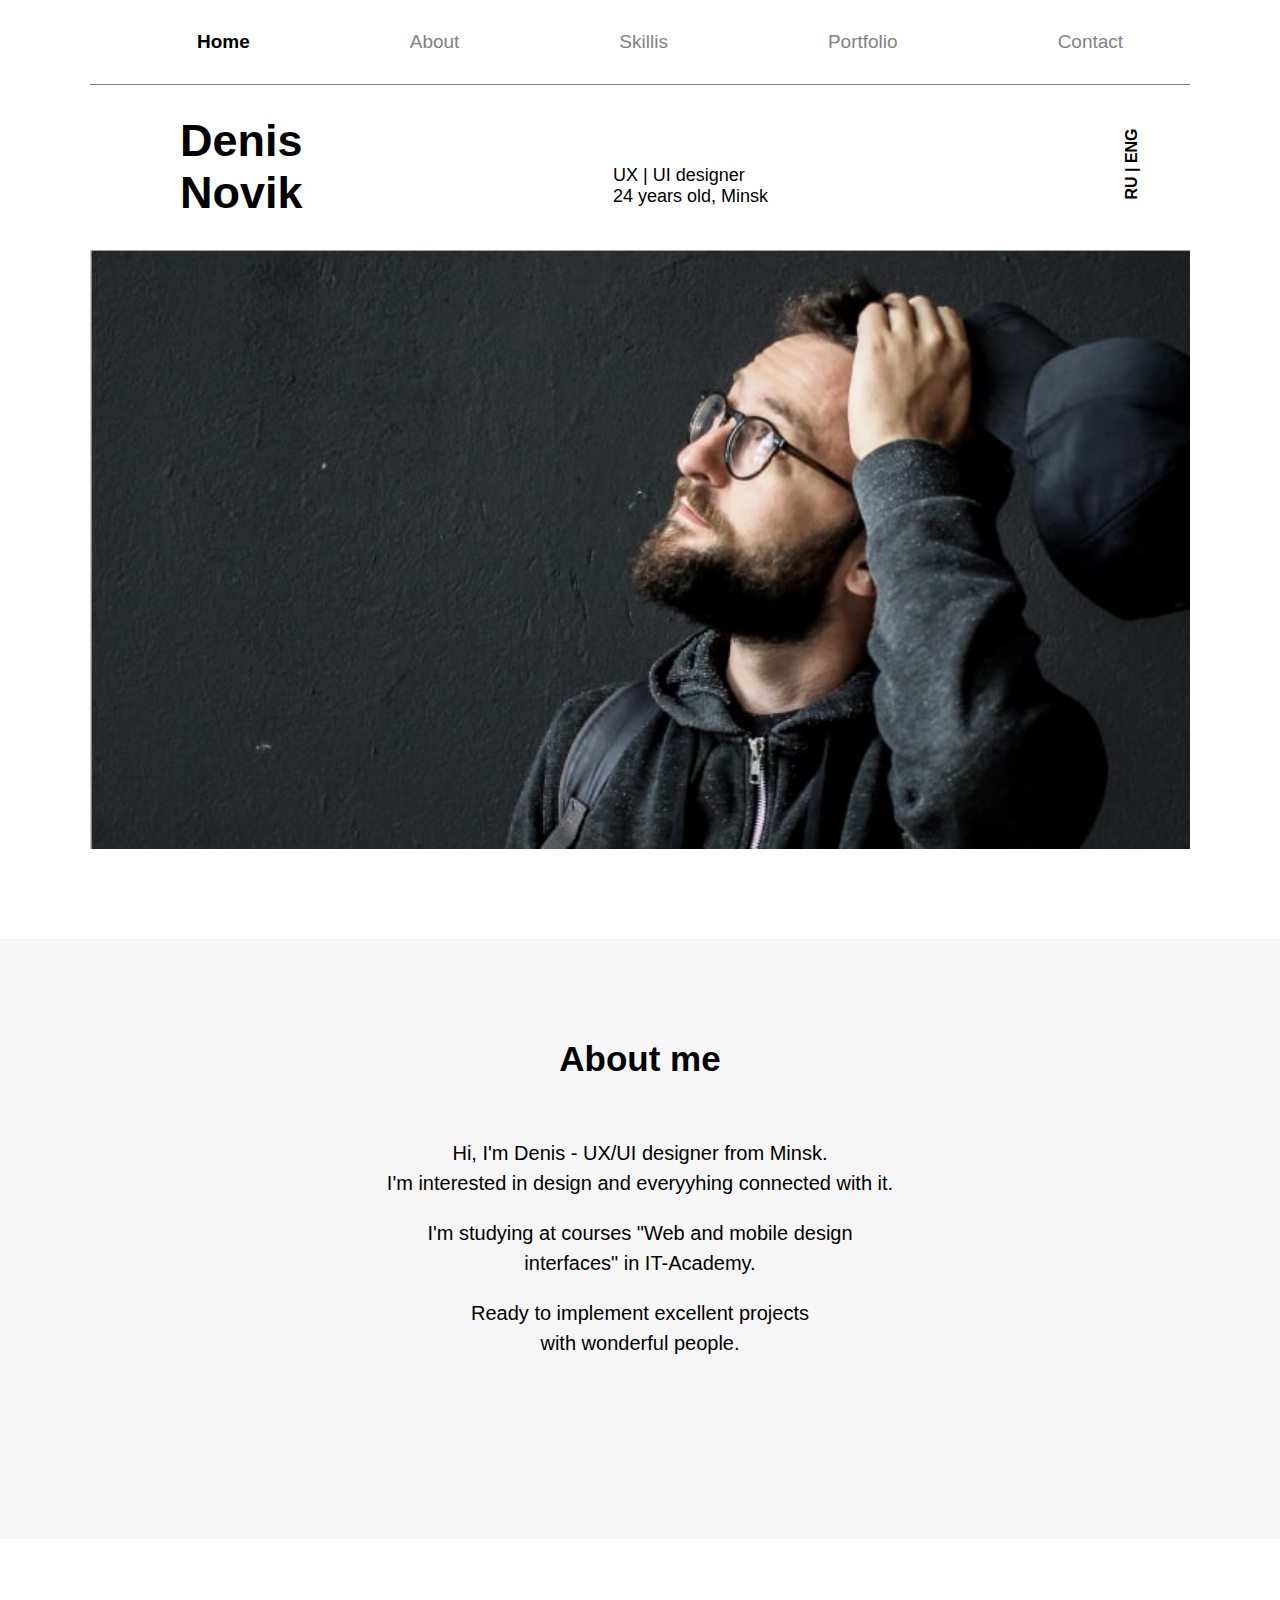
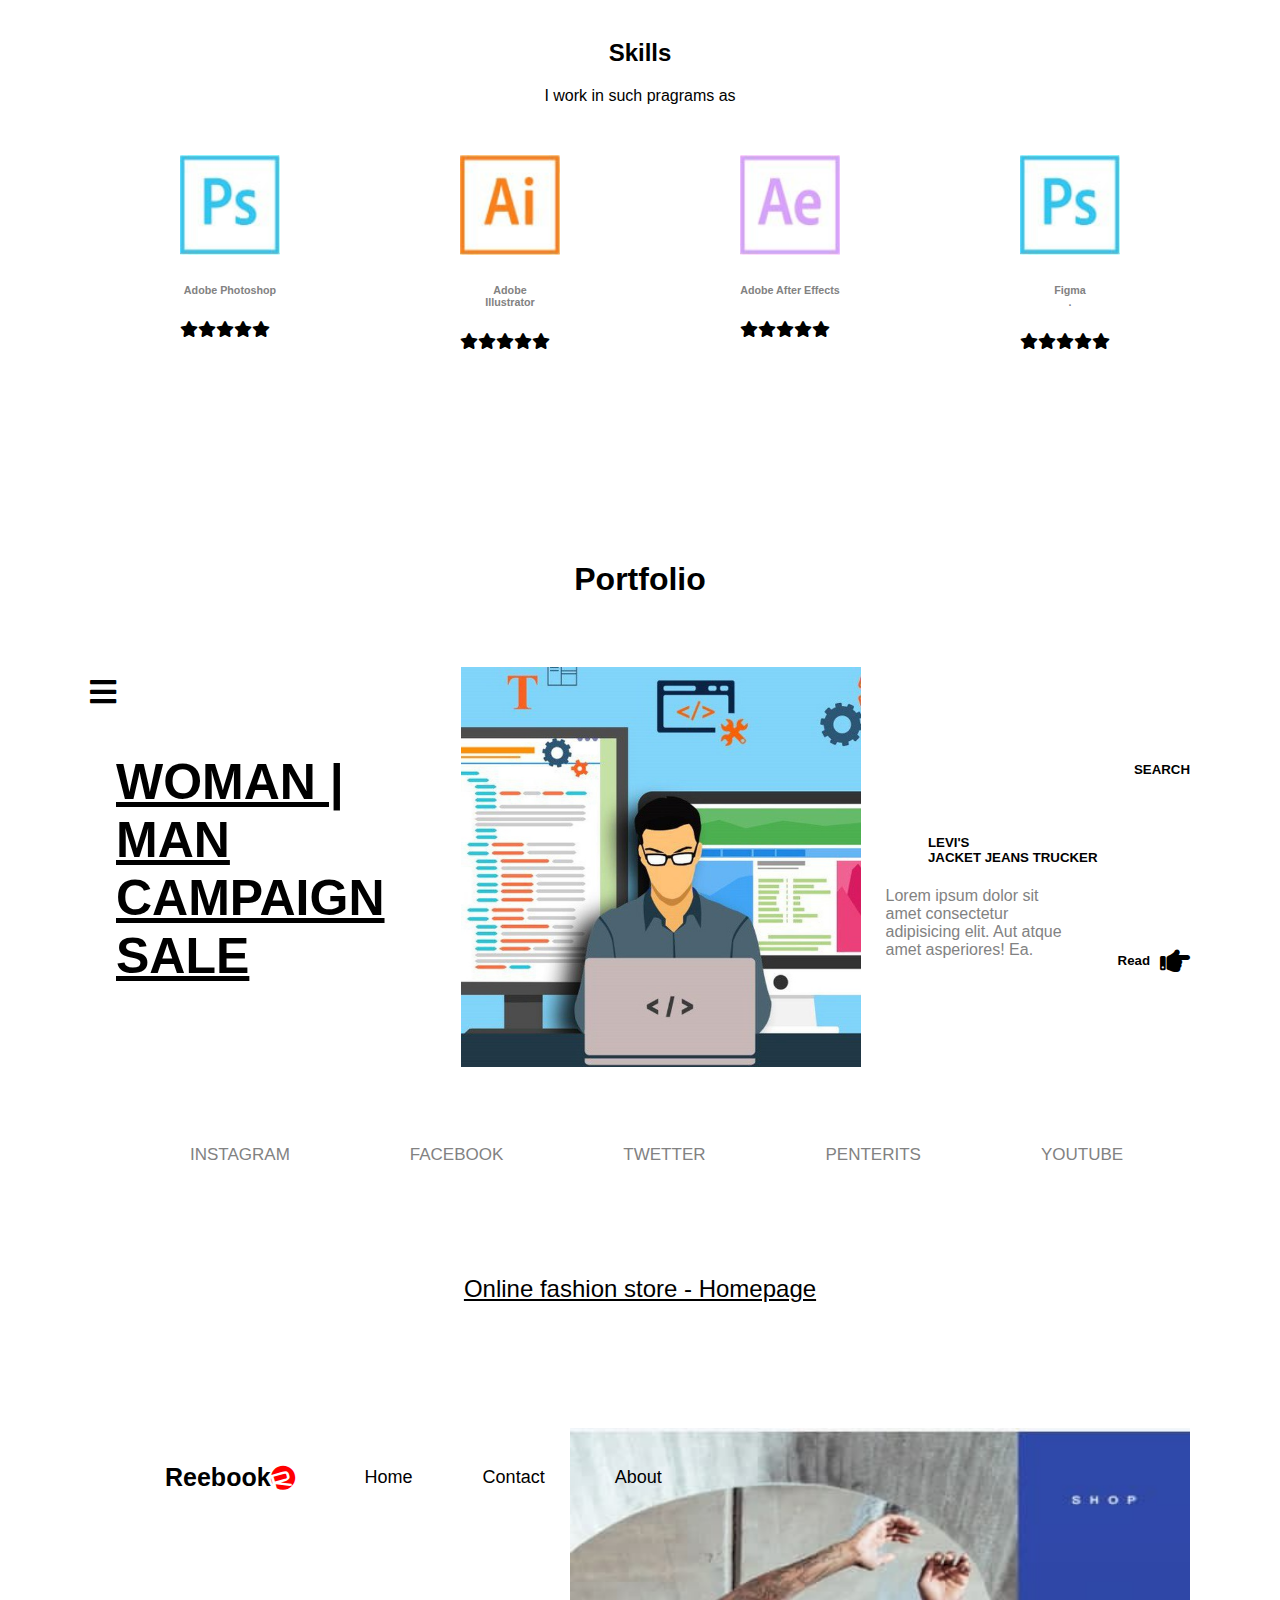
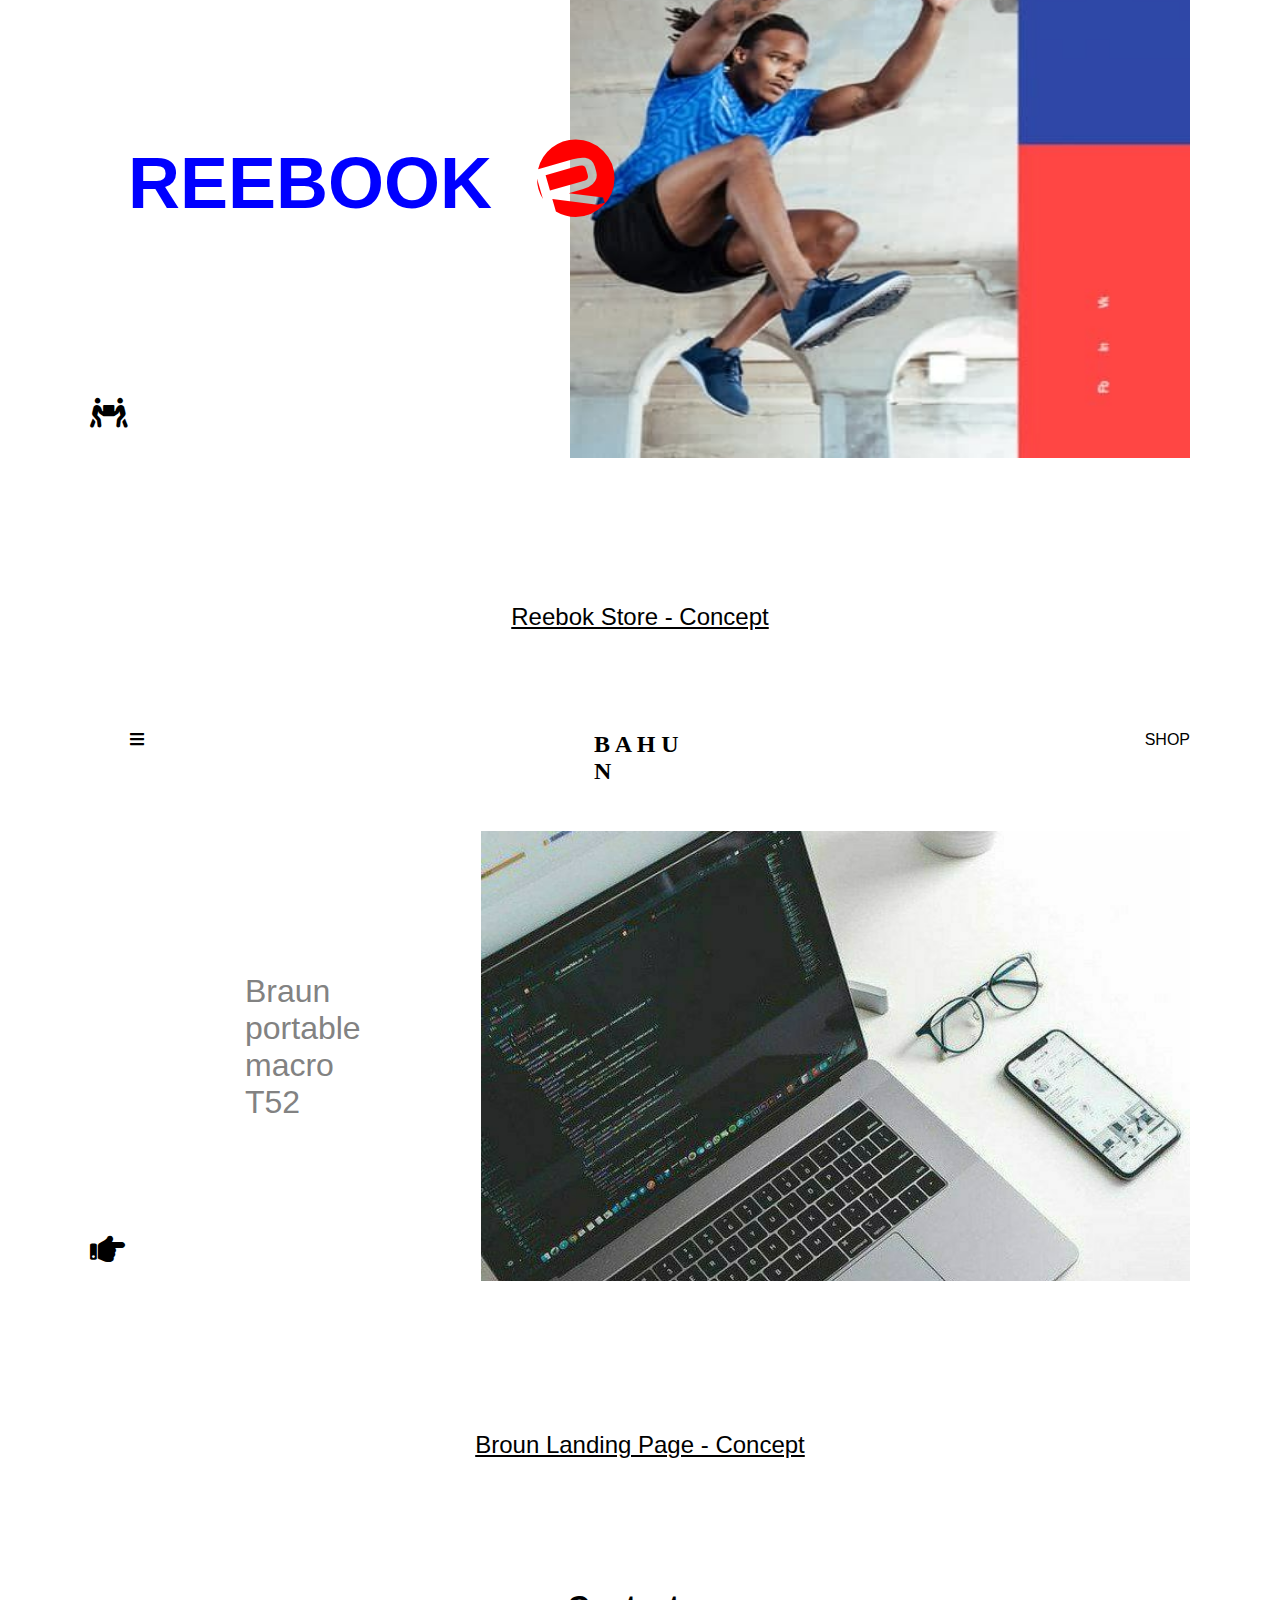
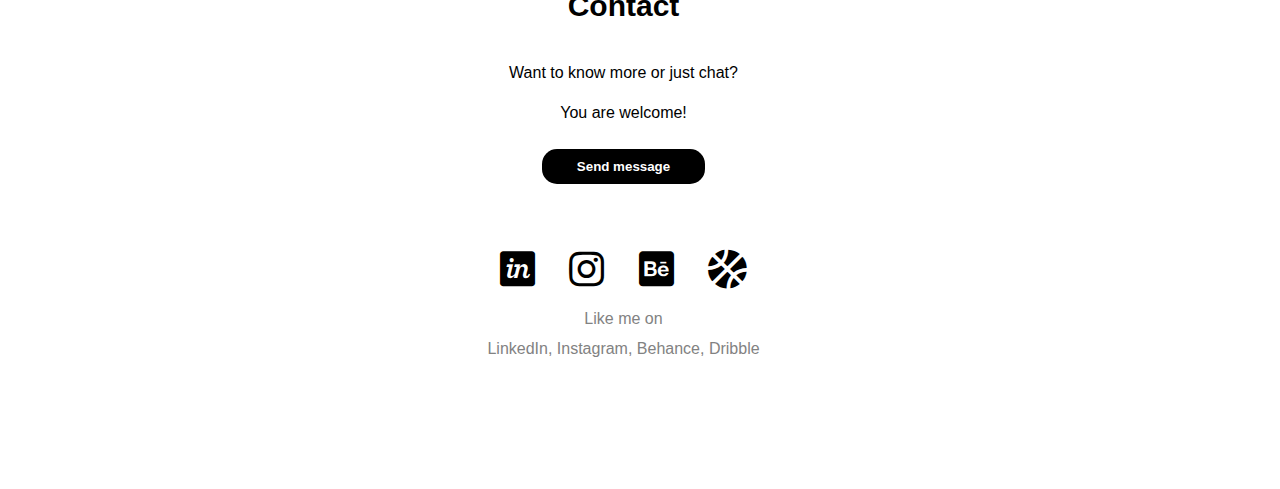
<file: Index.html>
<!DOCTYPE html>
<html lang="en">
  <head>
    <meta charset="UTF-8" />
    <meta http-equiv="X-UA-Compatible" content="IE=edge" />
    <meta name="viewport" content="width=device-zzwidth, initial-scale=1.0" />
    <link rel="stylesheet" href="./css/main.css" />
	<link rel="stylesheet" href="https://use.fontawesome.com/releases/v5.7.2/css/all.css">
    <title>Document</title>
  </head>
  <body>
		<!-- Container -->
	  <div class="container">

		<!-- Navbar -->

		  <nav>
			  <ul>
				  <li><a href="#" class="ul-a">Home</a></li>
				  <li><a href="#m1">About</a></li>
				  <li><a href="#m2">Skillis</a></li>
				  <li><a href="#m4">Portfolio</a></li>
				  <li><a href="#m5">Contact</a></li>
				</ul>
			</nav>
			<span>
			  <div class="topnav">
				  <!-- <a href="#home" class="active">Denis <br /> Novik</a> -->
				  <a href="javascript:void(0);" class="icon" onclick="myFunction()">
					<i class="fa fa-bars"></i>
				</a>
			</div>
			
			</a></span>
			<section>
				<div class="section">
			<h1>
				Denis <br />
				Novik
			</h1>
			<p>
				UX | UI designer <br />
				24 years old, Minsk
			</p>
			<div>
				<h3>RU | ENG</h3>
			</div>
		</div>
	</section>
	<div class="my-link">
		<div id="myLinks">
			<a href="#m">Home</a>
			<a href="#m1">About</a>
			<a href="#m2">Skillis</a>
			<a href="#m4">Portfolio</a>
			<a href="#m5">Contact</a>
		</div>
	</div>

		<!-- Navbar end -->

		<!-- Content -->

	<section class="content"></section>
</div>

		<!-- Content end -->
		
		<!-- Content- 1 -->


	  <section id="m1" class="content-1">
		  <h2>About me</h2>
		  <p>Hi, I'm Denis - UX/UI designer from Minsk. <br>
		I'm interested in design and everyyhing connected with it.</p>
		<p>I'm studying at courses "Web and mobile design <br> interfaces" in IT-Academy.</p>
		<p>Ready to implement excellent projects <br> with wonderful people.</p>
	  </section>
	  <div class="container">
	  <section id="m2" class="content-2">
		<h2>Skills</h2>
		<p>I work in such pragrams as</p>
		<div class="cardlar">
			<div class="card">
				<img src="./img/00.jpg" width="100px" alt="">
				<h6>Adobe Photoshop</h6>
				<ul class="list-inline small">
					<li class="list-inline-item m-0"><i class="fa fa-star text-success"></i></li>
					<li class="list-inline-item m-0"><i class="fa fa-star text-success"></i></li>
					<li class="list-inline-item m-0"><i class="fa fa-star text-success"></i></li>
					<li class="list-inline-item m-0"><i class="fa fa-star text-success"></i></li>
					<li class="list-inline-item m-0"><i class="fa fa-star text-success"></i></li>
				</ul>
			</div>
			<div class="card">
				<img src="./img/11.jpg" width="100px" alt="">
				<h6>Adobe <br> Illustrator</h6>
				<ul class="list-inline small">
					<li class="list-inline-item m-0"><i class="fa fa-star text-success"></i></li>
					<li class="list-inline-item m-0"><i class="fa fa-star text-success"></i></li>
					<li class="list-inline-item m-0"><i class="fa fa-star text-success"></i></li>
					<li class="list-inline-item m-0"><i class="fa fa-star text-success"></i></li>
					<li class="list-inline-item m-0"><i class="fa fa-star text-success"></i></li>
				</ul>
			</div>
			<div class="card">
				<img src="./img/22.jpg" width="100px" alt="">
				<h6>Adobe After Effects</h6>
				<ul class="list-inline small">
					<li class="list-inline-item m-0"><i class="fa fa-star text-success"></i></li>
					<li class="list-inline-item m-0"><i class="fa fa-star text-success"></i></li>
					<li class="list-inline-item m-0"><i class="fa fa-star text-success"></i></li>
					<li class="list-inline-item m-0"><i class="fa fa-star text-success"></i></li>
					<li class="list-inline-item m-0"><i class="fa fa-star text-success"></i></li>
				</ul>
			</div>
			<div class="card">
				<img src="./img/00.jpg" width="100px" alt="">
				<h6>Figma <br> .</h6>
				<ul class="list-inline small">
					<li class="list-inline-item m-0"><i class="fa fa-star text-success"></i></li>
					<li class="list-inline-item m-0"><i class="fa fa-star text-success"></i></li>
					<li class="list-inline-item m-0"><i class="fa fa-star text-success"></i></li>
					<li class="list-inline-item m-0"><i class="fa fa-star text-success"></i></li>
					<li class="list-inline-item m-0"><i class="fa fa-star text-success"></i></li>
				</ul>
			</div>
	  </section>

		<!-- Content- 1 -->

		<!-- Text -->

		<div class="text-h1">
			<h1>Portfolio</h1>
		</div>

		<!-- Text -->

		<!-- Content-3 -->

	  <section id="m3" class="content-3">
		<i class="fas fa-bars"></i>
		<div class="cheld"><u>WOMAN | <br> MAN CAMPAIGN SALE</u></div>
		<div class="cheld"><img src="./img/IMG_20210303_133802_530.jpg" width="400px" alt="Content-3"></div>
		<div class="cheld">
			<h5>SEARCH</h5>
			<div class="text">
				<h5>LEVI'S <br> JACKET JEANS TRUCKER</h5>
				<p>Lorem ipsum dolor sit amet consectetur <br> adipisicing elit. Aut atque amet asperiores! Ea.</p>
			</div>
			<h5>Read <i class="fas fa-hand-point-right"></i></h5>
		</div>
	</section>

		<!-- Content-3 end -->

		<!-- Tarmoq -->

	<div class="tarmoq">
	<ul>
		<li>INSTAGRAM</li>
		<li>FACEBOOK</li>
		<li>TWETTER</li>
		<li>PENTERITS</li>
		<li>YOUTUBE</li>
	</ul>
	</div>

		<!-- Tarmoq end -->

		<!-- Text -->

	<div class="text-h3">
		<h2>Online fashion store - Homepage</h2>
	</div>

		<!-- Text end -->

		<!-- Content- 4 -->

	<section class="content-4">
		<div class="nav-bar">
			<ul>
				<li class="reebook">Reebook <i class="fab fa-resolving"></i></li>
				<li>Home</li>
				<li>Contact</li>
				<li>About</li>
			</ul>
		</div>
		<div class="con-4">
			<i class="fas fa-people-carry"></i>
			<h1>REEBOOK</h1>
			<i class="fab fa-resolving"></i>
			<img src="./image_person/01.jpg" alt="">
		</div>
	</section>

		<!-- Content- 4 end -->

		<!-- Text -->

	<div class="text-h2">
		<h2>Reebok Store - Concept</h2>
	</div>

		<!-- Text end-->

		<!-- Content- 5 -->

	<section id="m4" class="content-5">
		<div class="nav-bar">
			<ul>
				<li><i class="fas fa-bars"></i></li>
				<li>B A H U N</li>
				<li>SHOP</li>
			</ul>
		</div>
		<div class="con-4">
			<i class="fas fa-hand-point-right"></i>
			<h1>Braun <br> portable <br> macro <br> T52</h1>
			<img src="./img/IMG_20210316_000532_330.jpg" alt="Content-5">
		</div>
	</section>

		<!-- Content- 5 end-->

		<!-- Text -->

	<div class="text-h2">
		<h2>Broun Landing Page - Concept</h2>
	</div>

		<!-- Text end-->

		<!-- Footer -->

	<footer>
		<div id="m5" class="foo-ter">
			<h3>Contact</h3>
			<p>Want to know more or just chat? <br>
				You are welcome!</p>
			<button><a href="./Noviy page/Person.html">Send message</a></button>
			<div class="icons">
				<i class="fab fa-invision"></i>
				<i class="fab fa-instagram"></i>
				<i class="fab fa-behance-square"></i>
				<i class="fas fa-basketball-ball"></i>
			</div>
			<span>Like me on <br>
				LinkedIn, Instagram, Behance, Dribble</span>
		</div>
	</footer>

		<!-- Footer end-->
		
    </div>

		<!-- Container end -->

		<!-- JavaScript -->

	<script src="./JavaScript/main.js"></script>

		<!-- JavaScript end-->

  </body>
</html>
</file>
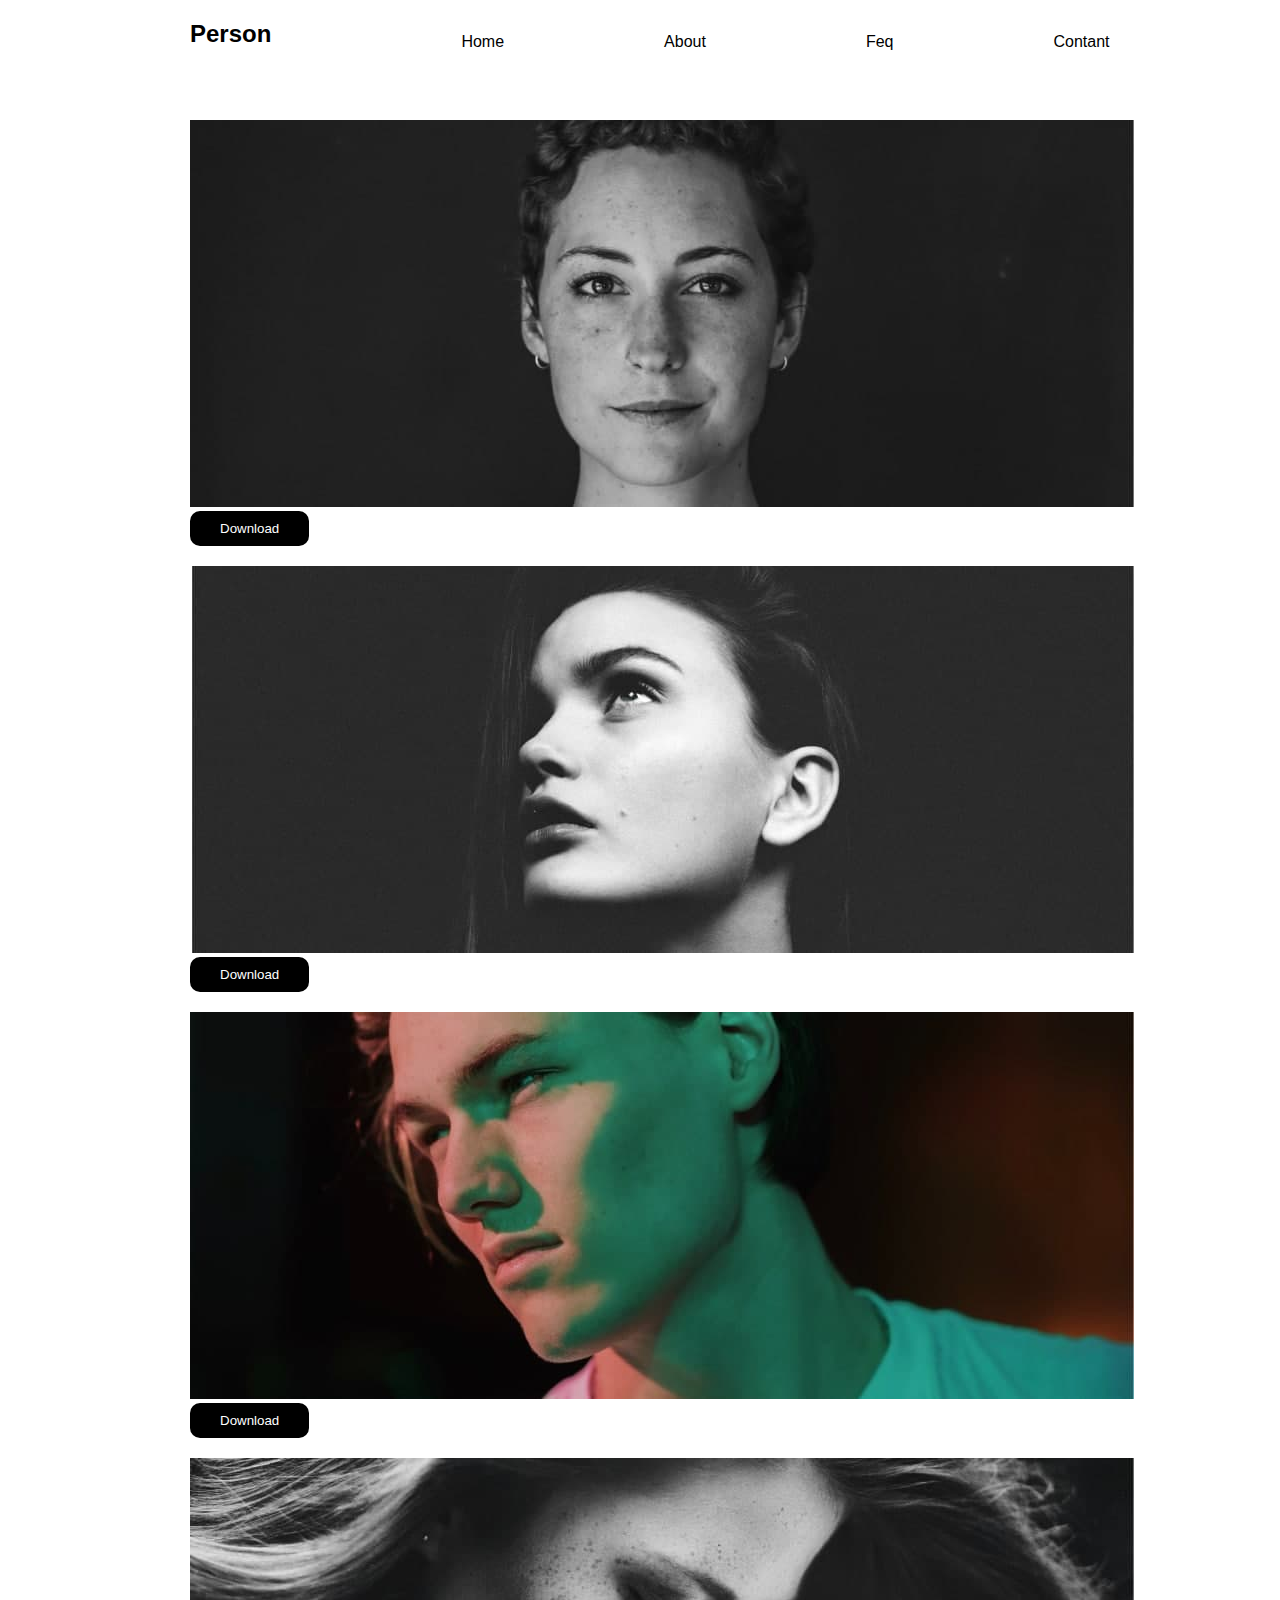
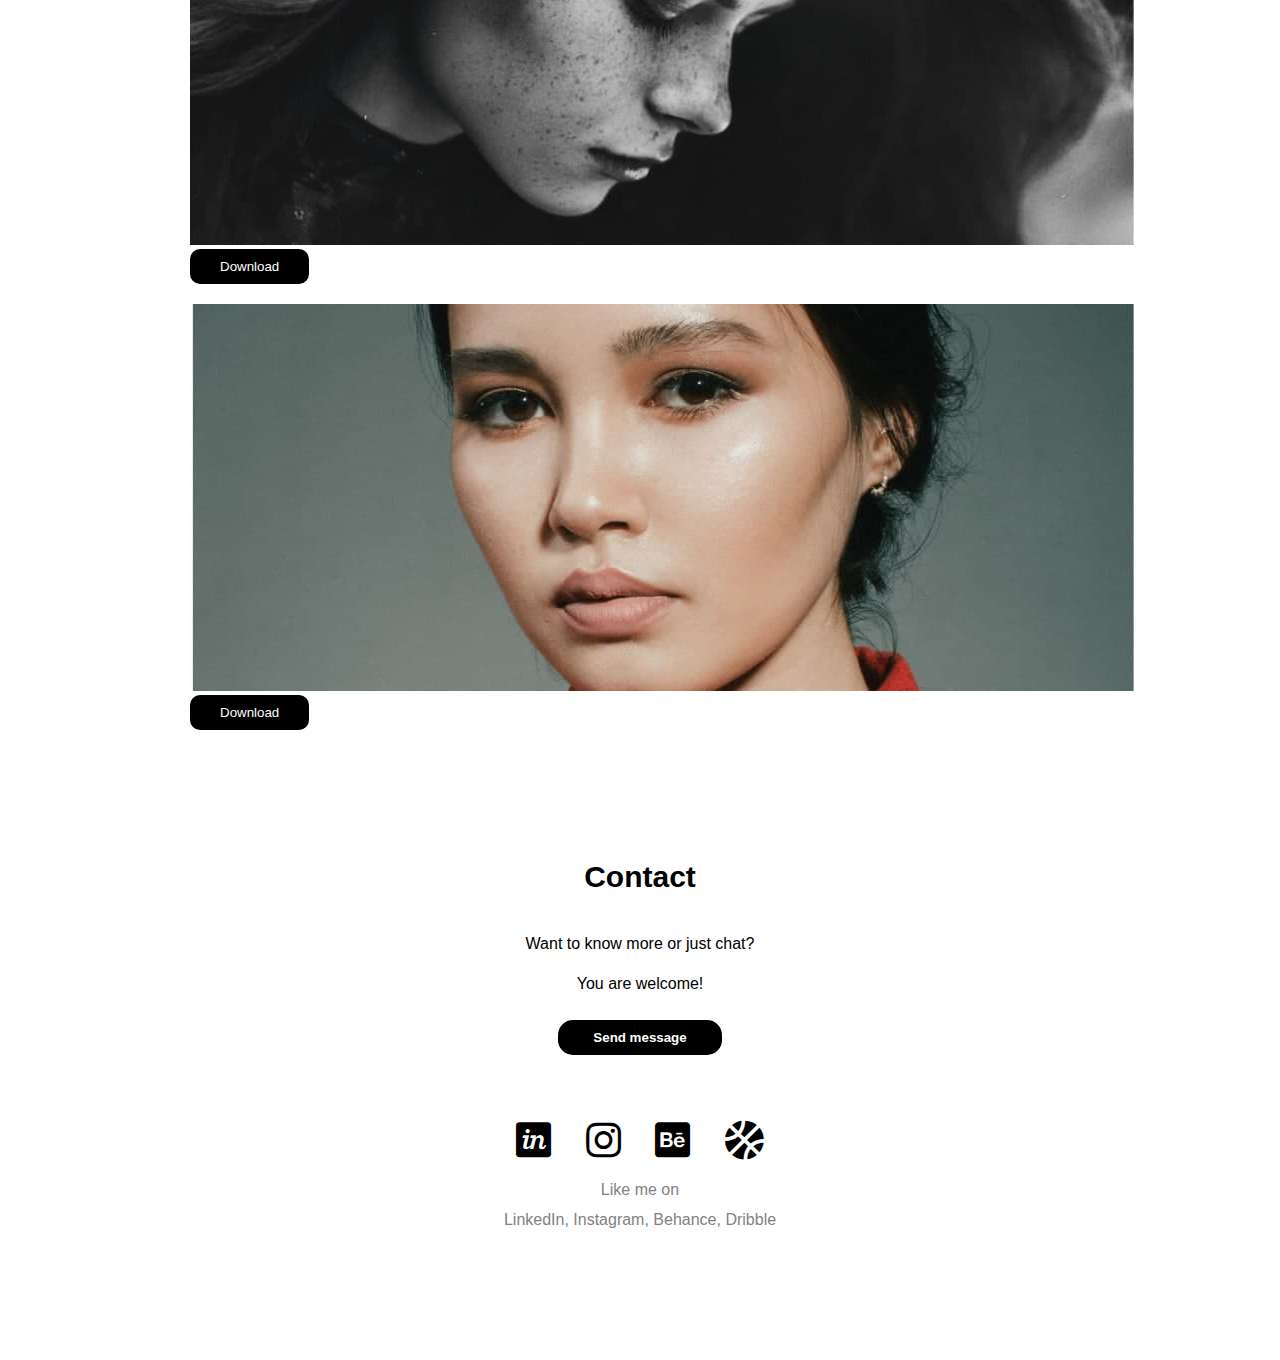
<file: Noviy page/Person.html>
<!DOCTYPE html>
<html lang="en">
<head>
    <meta charset="UTF-8">
    <meta http-equiv="X-UA-Compatible" content="IE=edge">
    <meta name="viewport" content="width=device-width, initial-scale=1.0">
	<link rel="stylesheet" href="https://use.fontawesome.com/releases/v5.7.2/css/all.css">
    <link rel="stylesheet" href="./css/stayl.css">
    <title>Person</title>
</head>
<body>
    <div class="container">
        <nav>
            <div class="per">
                <h2>Person</h2>
            </div>
            <ul>
                <li>Home</li>
                <li>About</li>
                <li>Feq</li>
                <li>Contant</li>
            </ul>
        </nav>
        <div class="cartlar">
            <div class="cart">
                <img src="../image_person/1.jpg" alt="cart-1">
                <div class="btn">
                    <button>Download</button>
                </div>
            </div>
            <div class="cart">
                <img src="../image_person/2.jpg" alt="cart-2">
                <div class="btn">
                    <button>Download</button>
                </div>
            </div>
            <div class="cart">
                <img src="../image_person/3.jpg" alt="cart-3">
                <div class="btn">
                    <button>Download</button>
                </div>
            </div>
            <div class="cart">
                <img src="../image_person/4.jpg" alt="cart-4">
                <div class="btn">
                    <button>Download</button>
                </div>
            </div>
            <div class="cart">
                <img src="../image_person/5.jpg" alt="cart-5">
                <div class="btn">
                    <button>Download</button>
                </div>
            </div>
        </div>
        <footer>
            <div id="m5" class="foo-ter">
                <h3>Contact</h3>
                <p>Want to know more or just chat? <br>
                    You are welcome!</p>
                <button><a href="../Index.html">Send message</a></button>
                <div class="icons">
                    <i class="fab fa-invision"></i>
                    <i class="fab fa-instagram"></i>
                    <i class="fab fa-behance-square"></i>
                    <i class="fas fa-basketball-ball"></i>
                </div>
                <span>Like me on <br>
                    LinkedIn, Instagram, Behance, Dribble</span>
            </div>
        </footer>
    </div>
</body>
</html>
</file>
<file: css/main.css>
nav ul {
  display: flex;
  justify-content: center;
}
nav ul .logo {
  display: none;
}
nav li {
  display: flex;
  list-style: none;
  margin: 0 65px;
}
nav .ul-a {
  color: black;
  font-weight: bold;
}
nav a {
  color: #828282;
  text-decoration: none;
  padding: 15px;
  font-size: 19px;
}
nav a:hover {
  color: #fff;
  text-decoration: none;
  padding: 15px;
  font-size: 19px;
  background: black;
  box-shadow: -2px -4px 16px black, 0px 5px 5px black;
}
@media only screen and (max-width: 800px) {
  nav li {
    display: none;
  }
}
@media only screen and (max-width: 1100px) {
  nav li {
    margin: 35px;
    padding: auto;
  }
  nav ul {
    padding: 0;
    margin: 0;
  }
}

@media only screen and (max-width: 800px) {
  span {
    width: 100%;
    display: block;
    position: relative;
    height: max-content;
  }
  span .topnav {
    display: flex;
    overflow: hidden;
    position: relative;
    top: 80px;
    left: 610px;
    overflow: hidden;
    width: max-content;
  }
  span .topnav .fa-bars {
    color: black;
    font-size: 30px;
  }
}
@media only screen and (max-width: 800px) and (max-width: 676px) {
  span .topnav {
    left: 550px;
  }
}
@media only screen and (max-width: 800px) and (max-width: 624px) {
  span .topnav {
    left: 500px;
  }
}
@media only screen and (max-width: 800px) and (max-width: 570px) {
  span .topnav {
    left: 450px;
  }
}
@media only screen and (max-width: 800px) and (max-width: 520px) {
  span .topnav {
    left: 420px;
  }
}
@media only screen and (max-width: 800px) and (max-width: 470px) {
  span .topnav {
    left: 360px;
  }
}
@media only screen and (max-width: 800px) and (max-width: 420px) {
  span .topnav {
    left: 340px;
  }
}
@media only screen and (max-width: 800px) and (max-width: 375px) {
  span .topnav {
    left: 320px;
  }
}
@media only screen and (max-width: 800px) {
  .my-link {
    display: flex;
    flex-direction: column;
    width: 100%;
    height: 100%;
    color: black;
    position: relative;
    z-index: 100;
  }
  .my-link a {
    color: black;
    padding: 30px 50px;
    text-decoration: none;
    font-size: 18px;
    display: block;
  }
  .my-link a:hover {
    color: #fff;
    background: black;
    padding: 30px 50px;
    text-decoration: none;
    font-size: 18px;
    display: block;
  }
  .my-link #myLinks {
    background: #fff;
    display: none;
    width: 100%;
    height: 100%;
  }
}
.topnav {
  display: none;
}

@media only screen and (min-width: 1000px) {
  .my-link {
    display: none;
  }
}

section .section {
  display: flex;
  border-top: 1px solid #828282;
}
section .section h1 {
  width: 33%;
  font-size: 45px;
  margin-left: 90px;
}
section .section p {
  width: 33%;
  font-size: 18px;
  display: flex;
  padding: 20px;
  margin-top: 60px;
  margin-left: 50px;
}
section .section h3 {
  display: inline-block;
  transform: rotate(-90deg);
  margin-left: 100px;
  margin-top: 70px;
  position: relative;
  font-size: 16px;
}
@media only screen and (max-width: 800px) {
  section {
    display: flex;
    align-items: center;
  }
  section .section {
    width: 70%;
    display: block;
    border-top: 0px solid;
  }
  section .section h1 {
    display: block;
    margin: 20px 0 0 30px;
  }
  section .section p {
    font-size: 10px;
    display: block;
    margin: 20px 0 20px 30px;
    margin-left: 30px;
    padding: 0;
  }
  section .section h3 {
    display: none;
  }
}

.content {
  height: 600px;
  background-repeat: no-repeat;
  background-size: cover;
  background-image: url(../img/aaa.jpg);
}
@media only screen and (max-width: 800px) {
  .content {
    background-image: url(../img/01.jpg);
    background-size: cover;
    height: 500px;
    margin: 20px 20px;
  }
}

.content-1 {
  width: 100%;
  height: 600px;
  text-align: center;
  display: block;
  margin: 90px 0 0 0;
  border-top: 0px solid;
  background: #f6f6f6;
}
.content-1 h2 {
  font-size: 35px;
  position: relative;
  top: 100px;
}
.content-1 p {
  position: relative;
  top: 130px;
  width: auto;
  text-align: center;
  display: block;
  margin-top: 0;
  margin-left: 0;
  font-size: 20px;
  line-height: 30px;
}
@media only screen and (max-width: 800px) {
  .content-1 h2 {
    font-size: 30px;
  }
  .content-1 p {
    padding: 25px 10px;
    line-height: 30px;
    font-size: 16px;
  }
}

.content-2 {
  display: block;
  text-align: center;
  border-top: 0px solid;
  margin-top: 100px;
  width: 100%;
  height: 500px;
}
.content-2 p {
  text-align: center;
  display: block;
  width: auto;
  margin: 0;
}
.content-2 .cardlar {
  display: flex;
}
.content-2 .cardlar .card {
  width: 130px;
  height: 200px;
  text-align: center;
  margin: 50px 90px;
  color: #828282;
}
.content-2 .cardlar ul {
  display: flex;
  margin: 0;
  padding: 0;
}
.content-2 .cardlar li {
  list-style: none;
  color: black;
}
@media only screen and (max-width: 800px) {
  .content-2 .cardlar {
    display: flex;
    justify-content: center;
    flex-direction: column-reverse;
    align-items: center;
  }
}

.content-3 {
  display: flex;
  justify-content: center;
  align-items: center;
  width: 100%;
  height: 500px;
  border-top: 0px solid;
}
.content-3 .fa-bars {
  position: relative;
  top: -177px;
  font-size: 30px;
}
.content-3 .cheld {
  width: 35%;
}
.content-3 .cheld .text {
  width: 232px;
  position: relative;
  top: 35px;
  left: 20px;
}
.content-3 .cheld .text p {
  width: auto;
  margin: 20px;
  font-size: 16px;
  color: #828282;
}
.content-3 .cheld h5 {
  display: flex;
  align-items: center;
}
.content-3 .cheld h5 .fa-hand-point-right {
  font-size: 30px;
  margin-left: 10px;
}
.content-3 u {
  font-size: 50px;
  font-weight: bold;
}
.content-3 img {
  width: 400px;
  height: 500px;
  object-fit: scale-down;
}
.content-3 h5 {
  display: flex;
  justify-content: flex-end;
}
@media only screen and (max-width: 800px) {
  .content-3 {
    display: block;
    justify-items: center;
    flex-direction: column;
    margin-top: 770px;
    margin-bottom: 250px;
  }
  .content-3 .fa-bars {
    display: none;
  }
  .content-3 .cheld {
    width: 100%;
  }
  .content-3 .cheld .text {
    width: 90%;
    height: 130px;
    text-align: center;
    margin: 0;
    display: flex;
    flex-direction: column;
    align-items: center;
    justify-content: center;
    line-height: 30px;
  }
  .content-3 .cheld .text h5 {
    display: block;
  }
  .content-3 .cheld u {
    display: block;
    text-align: center;
    font-size: 28px;
    line-height: 65px;
  }
  .content-3 .cheld img {
    width: 93%;
    padding: 10px 10px;
    height: 100%;
  }
  .content-3 .cheld h5 {
    display: none;
  }
}

.content-4 {
  width: 100%;
  height: 600px;
  display: block;
  margin: 150px 0;
  border-top: 0px solid;
}
.content-4 ul {
  display: flex;
}
.content-4 ul .reebook {
  font-size: 25px;
  font-weight: bold;
}
.content-4 ul li {
  list-style: none;
  margin: 10px 35px;
  font-size: 18px;
  z-index: 50;
  display: flex;
  align-items: center;
}
.content-4 ul li .fa-resolving {
  color: red;
}
.content-4 .con-4 {
  display: flex;
  width: 100%;
  justify-self: center;
}
.content-4 .con-4 .fa-people-carry {
  position: relative;
  top: 480px;
  height: fit-content;
  font-size: 30px;
}
.content-4 .con-4 .fa-resolving {
  color: red;
  font-size: 80px;
  position: relative;
  top: 220px;
  left: 45px;
  z-index: 50;
  height: fit-content;
}
.content-4 .con-4 h1 {
  width: 50%;
  display: flex;
  align-items: center;
  position: relative;
  top: -50px;
  font-size: 72px;
  color: blue;
  margin: auto;
}
.content-4 .con-4 img {
  width: 100%;
  height: 630px;
  position: relative;
  top: -90px;
}
@media only screen and (max-width: 800px) {
  .content-4 {
    display: block;
    border-top: 0px solid;
    margin: auto;
  }
  .content-4 ul {
    display: none;
  }
  .content-4 .con-4 {
    display: flex;
    flex-direction: column;
  }
  .content-4 .con-4 .fa-people-carry {
    display: none;
  }
  .content-4 .con-4 .fa-resolving {
    display: none;
  }
  .content-4 .con-4 h1 {
    font-size: 35px;
    margin: 80px auto;
  }
  .content-4 .con-4 img {
    width: 90%;
    margin: 30px 20px;
    object-fit: contain;
    height: auto;
  }
}
@media only screen and (min-width: 465px) and (max-width: 800px) {
  .content-4 {
    margin-top: 100px;
    text-align: center;
    width: 100%;
  }
  .content-4 .con-4 h1 {
    text-align: center;
    font-size: 50px;
  }
}
@media only screen and (min-width: 465px) and (max-width: 510px) {
  .content-4 {
    margin-top: 80px;
    text-align: center;
    width: 100%;
  }
  .content-4 .con-4 h1 {
    text-align: center;
    font-size: 50px;
  }
}
@media only screen and (min-width: 510px) and (max-width: 610px) {
  .content-4 {
    margin-top: 100px;
    text-align: center;
    width: 100%;
  }
  .content-4 .con-4 h1 {
    text-align: center;
    font-size: 50px;
  }
}

.content-5 {
  width: 100%;
  height: 600px;
  display: block;
  border-top: 0px solid;
  margin-top: 100px;
}
.content-5 .nav-bar {
  width: 100%;
  height: 100px;
  background: #fff;
}
.content-5 .nav-bar ul {
  display: flex;
}
.content-5 .nav-bar li:nth-child(1) {
  margin-right: 450px;
  list-style: none;
}
.content-5 .nav-bar li:nth-child(2) {
  margin-right: 450px;
  list-style: none;
  font-weight: bold;
  font-family: fantasy;
  font-size: 24px;
}
.content-5 .nav-bar li:nth-child(3) {
  list-style: none;
  font-size: 16px;
}
.content-5 .con-4 {
  display: flex;
  height: 450px;
  align-self: center;
}
.content-5 .con-4 .fa-hand-point-right {
  position: relative;
  top: 400px;
  font-size: 35px;
  height: fit-content;
}
.content-5 .con-4 h1 {
  padding: 120px;
  font-weight: 500;
  color: #828282;
}
.content-5 .con-4 img {
  width: 750px;
  object-fit: cover;
}
@media only screen and (max-width: 800px) {
  .content-5 {
    display: block;
    margin: auto;
  }
  .content-5 .nav-bar {
    display: none;
  }
  .content-5 .con-4 {
    display: block;
    text-align: center;
  }
  .content-5 .con-4 h1 {
    display: block;
    text-align: center;
    font-size: 25px;
    padding: 25px;
    margin: auto;
    width: auto;
  }
  .content-5 .con-4 img {
    width: 90%;
    margin: 10px 20px;
  }
}

footer {
  width: 100%;
  height: 600px;
}
footer .foo-ter {
  text-align: center;
  position: relative;
  top: 100px;
}
footer h3 {
  font-size: 30px;
}
footer p {
  line-height: 40px;
}
footer button {
  padding: 10px 35px;
  background: black;
  color: #fff;
  border-radius: 15px;
  border: 0px solid;
  font-weight: bold;
  outline: none;
}
footer button a {
  text-decoration: none;
  color: #fff;
}
footer button:hover {
  padding: 10px 35px;
  background: #fff;
  color: black;
  border-radius: 15px;
  border: 0px solid;
  font-weight: bold;
  outline: none;
  box-shadow: 0 0 1px 2px black;
}
footer button:hover a {
  text-decoration: none;
  color: black;
}
footer span {
  font-size: 16px;
  color: #828282;
  line-height: 30px;
}
footer .icons {
  margin-top: 50px;
}
footer .icons .fa-invision {
  font-size: 40px;
  margin: 15px;
}
footer .icons .fa-instagram {
  margin: 15px;
  font-size: 40px;
}
footer .icons .fa-behance-square {
  margin: 15px;
  font-size: 40px;
}
footer .icons .fa-basketball-ball {
  margin: 15px;
  font-size: 40px;
}
@media only screen and (max-width: 630px) {
  footer {
    width: 97%;
    margin: 10px;
    height: 430px;
  }
  footer .foo-ter {
    position: relative;
    top: 20px;
  }
}
@media only screen and (min-width: 620px) and (max-width: 800px) {
  footer {
    margin-top: auto;
    width: 97%;
    top: 60px;
  }
}
@media only screen and (min-width: 500px) {
  footer {
    margin-top: auto;
    width: 97%;
    top: 50px;
  }
}

.text-h1 {
  text-align: center;
}
@media only screen and (max-width: 800px) {
  .text-h1 {
    display: block;
    position: relative;
    top: -612px;
  }
}

.text-h2 {
  text-align: center;
  margin-top: 100px;
  text-decoration: underline;
}
.text-h2 h2 {
  font-weight: 500;
}
@media only screen and (min-width: 415px) and (max-width: 500px) {
  .text-h2 {
    margin-top: 230px;
  }
}
@media only screen and (min-width: 500px) and (max-width: 600px) {
  .text-h2 {
    margin-top: 300px;
  }
}
@media only screen and (min-width: 600px) and (max-width: 800px) {
  .text-h2 {
    margin-top: 400px;
  }
}

.text-h3 {
  text-align: center;
  margin-top: 100px;
  text-decoration: underline;
}
.text-h3 h2 {
  font-weight: 500;
}
@media only screen and (min-width: 415px) and (max-width: 500px) {
  .text-h3 {
    margin-top: 300px;
  }
}
@media only screen and (min-width: 500px) and (max-width: 600px) {
  .text-h3 {
    margin-top: 400px;
  }
}
@media only screen and (min-width: 600px) and (max-width: 800px) {
  .text-h3 {
    margin-top: 500px;
  }
}

* {
  font-family: sans-serif;
}

body {
  margin: 0;
}

.container {
  max-width: 1100px;
  margin-left: auto;
  margin-right: auto;
}
@media only screen and (max-width: 800px) {
  .container {
    max-width: 700px;
    margin-left: auto;
    margin-right: auto;
  }
}

.tarmoq {
  width: 100%;
}
.tarmoq ul {
  display: flex;
}
.tarmoq li {
  list-style: none;
  margin: 10px 60px;
  font-size: 17px;
  color: #828282;
}
@media only screen and (max-width: 800px) {
  .tarmoq {
    display: none;
  }
  .tarmoq ul {
    display: none;
  }
  .tarmoq ul li {
    display: none;
  }
}

/*# sourceMappingURL=main.css.map */
</file>
<file: Noviy page/css/stayl.css>
* {
  font-family: sans-serif;
}

body {
  margin: 0;
}

.container {
  max-width: 900px;
  margin-left: auto;
  margin-right: auto;
}
.container nav {
  display: flex;
  width: 100%;
  height: 100px;
}
.container nav ul {
  display: flex;
}
.container nav .per {
  color: black;
}
.container nav li {
  list-style: none;
  padding: 17px 10px;
  margin-left: 140px;
  font-size: 16px;
}
@media only screen and (max-width: 800px) {
  .container nav {
    width: 100%;
    text-align: center;
    height: auto;
  }
  .container nav .per {
    text-align: center;
    width: inherit;
  }
  .container nav ul {
    display: none;
  }
}
.container .cart {
  margin: 20px 0;
}
.container .cart img {
  object-fit: cover;
}
.container .cart .btn {
  width: 100%;
}
.container .cart button {
  padding: 10px 30px;
  background: black;
  color: #fff;
  border-radius: 10px;
  outline: none;
  border: 0px solid;
  margin-left: auto;
  margin-right: auto;
}
.container footer {
  width: 100%;
  height: 600px;
}
.container footer .foo-ter {
  text-align: center;
  position: relative;
  top: 100px;
}
.container footer h3 {
  font-size: 30px;
}
.container footer p {
  line-height: 40px;
}
.container footer button {
  padding: 10px 35px;
  background: black;
  color: #fff;
  border-radius: 15px;
  border: 0px solid;
  font-weight: bold;
  outline: none;
}
.container footer button a {
  text-decoration: none;
  color: #fff;
}
.container footer button:hover {
  padding: 10px 35px;
  background: #fff;
  color: black;
  border-radius: 15px;
  border: 0px solid;
  font-weight: bold;
  outline: none;
  box-shadow: 0 0 1px 2px black;
}
.container footer button:hover a {
  text-decoration: none;
  color: black;
}
.container footer span {
  font-size: 16px;
  color: #828282;
  line-height: 30px;
}
.container footer .icons {
  margin-top: 50px;
}
.container footer .icons .fa-invision {
  font-size: 40px;
  margin: 15px;
}
.container footer .icons .fa-instagram {
  margin: 15px;
  font-size: 40px;
}
.container footer .icons .fa-behance-square {
  margin: 15px;
  font-size: 40px;
}
.container footer .icons .fa-basketball-ball {
  margin: 15px;
  font-size: 40px;
}
@media only screen and (max-width: 800px) {
  .container footer {
    width: 100%;
    height: 300px;
  }
  .container footer .foo-ter {
    position: relative;
    top: auto;
  }
}
@media only screen and (max-width: 800px) {
  .container {
    max-width: 95%;
    margin-left: auto;
    margin-right: auto;
  }
  .container .cart {
    width: 100%;
  }
  .container .cart .btn {
    display: flex;
  }
  .container .cart img {
    width: 100%;
  }
}

/*# sourceMappingURL=stayl.css.map */
</file>
